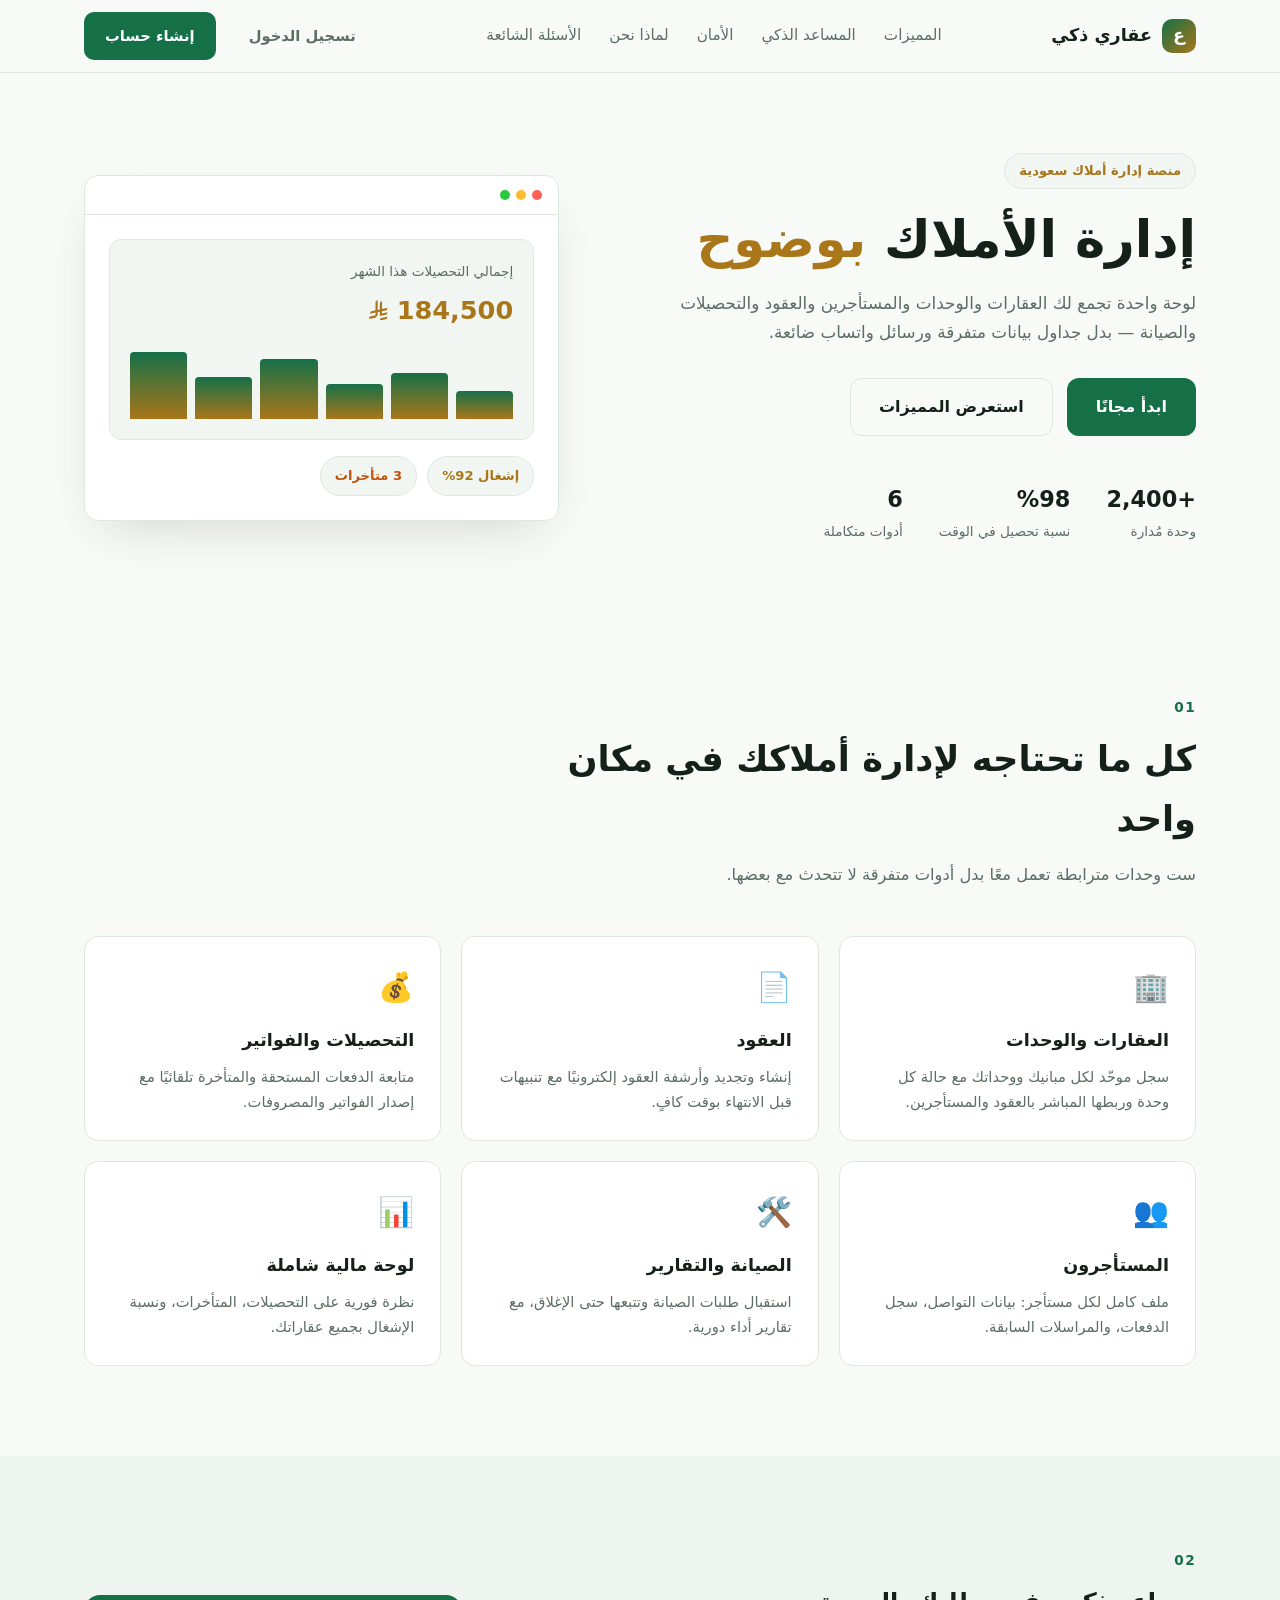
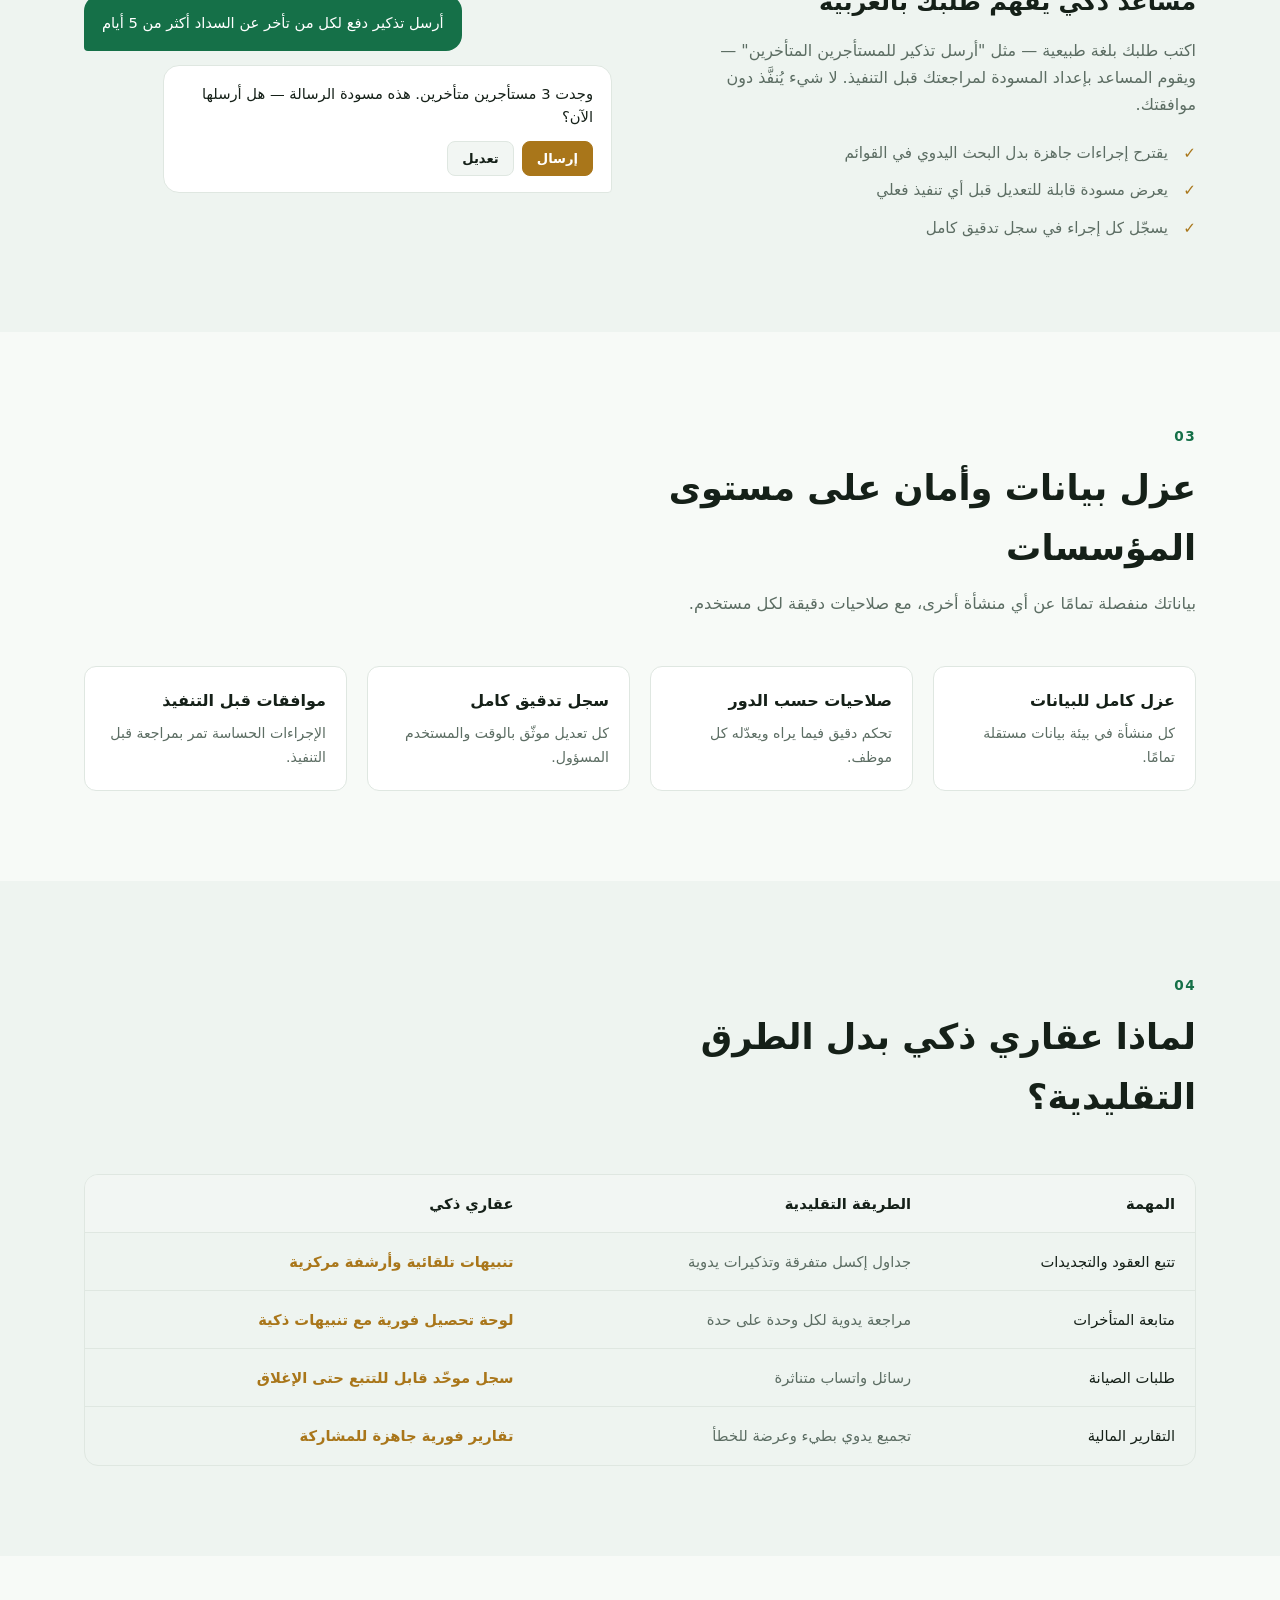
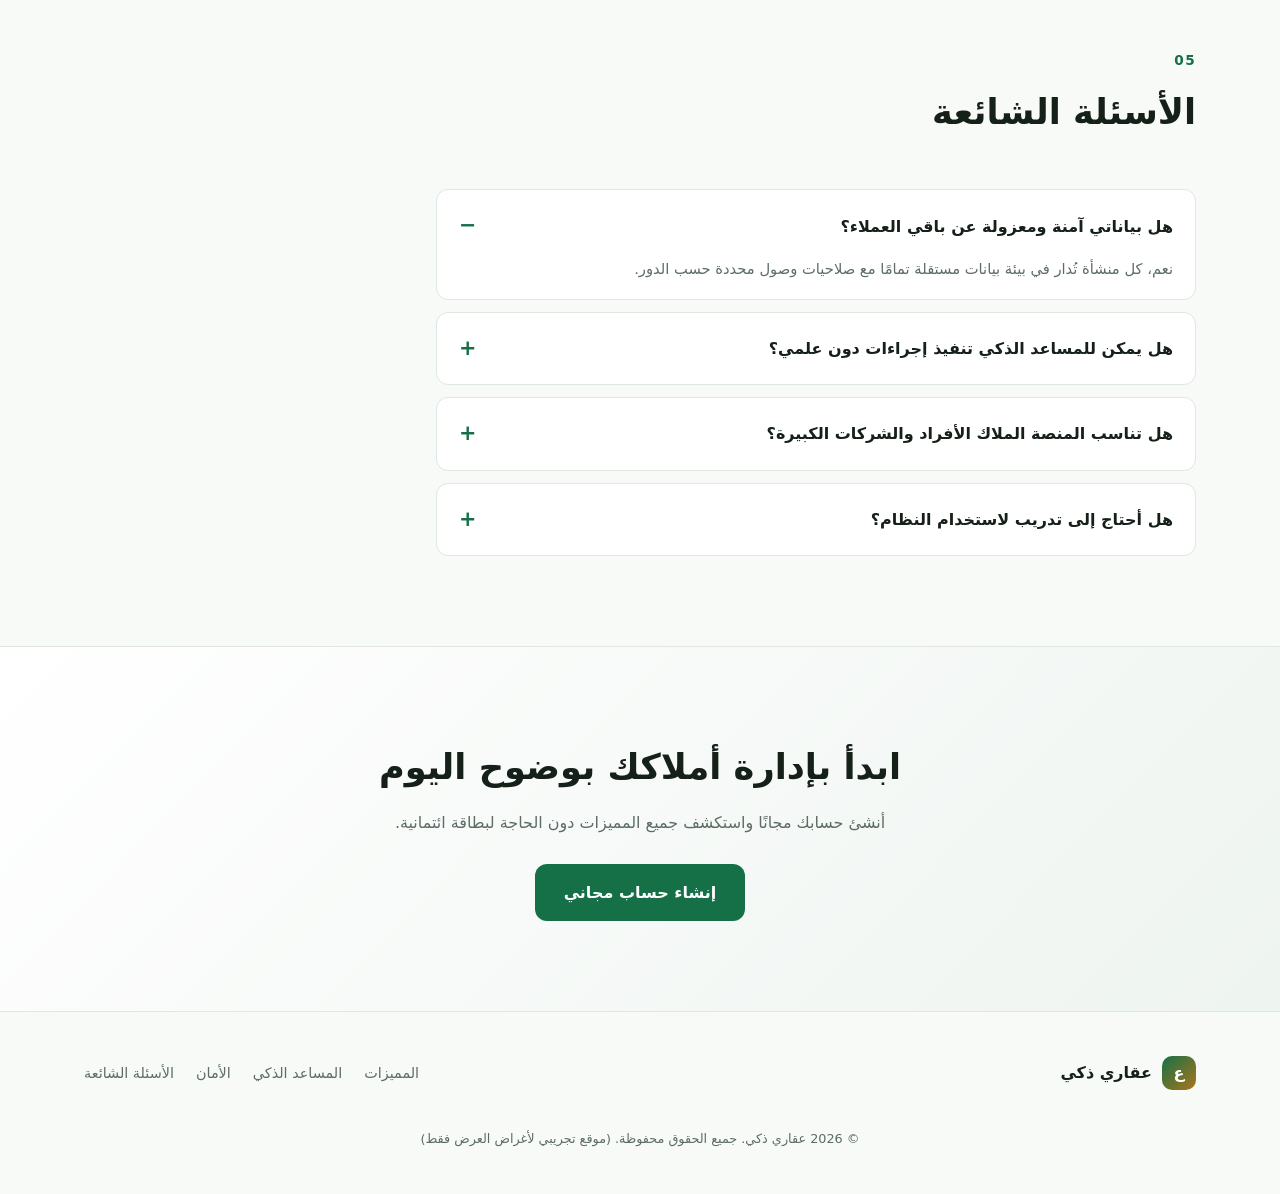
<file: index.html>
<!DOCTYPE html>
<html lang="ar" dir="rtl">
<head>
<meta charset="UTF-8">
<meta name="viewport" content="width=device-width, initial-scale=1.0">
<title>عقاري ذكي — إدارة الأملاك بوضوح</title>
<link rel="stylesheet" href="assets/css/base.css">
<link rel="stylesheet" href="assets/css/landing.css">
</head>
<body>

<header class="nav">
  <div class="container nav-inner">
    <a href="#" class="logo">
      <span class="logo-mark">ع</span>
      عقاري ذكي
    </a>
    <nav class="nav-links">
      <a href="#features">المميزات</a>
      <a href="#ai">المساعد الذكي</a>
      <a href="#security">الأمان</a>
      <a href="#compare">لماذا نحن</a>
      <a href="#faq">الأسئلة الشائعة</a>
    </nav>
    <div class="nav-auth">
      <a href="login" class="btn btn-ghost">تسجيل الدخول</a>
      <a href="signup" class="btn btn-primary">إنشاء حساب</a>
    </div>
    <button class="nav-toggle" id="navToggle" aria-label="القائمة">☰</button>
  </div>
</header>

<main>

  <section class="hero">
    <div class="container hero-inner">
      <div class="hero-copy">
        <span class="eyebrow">منصة إدارة أملاك سعودية</span>
        <h1>إدارة الأملاك <span class="highlight">بوضوح</span></h1>
        <p>لوحة واحدة تجمع لك العقارات والوحدات والمستأجرين والعقود والتحصيلات والصيانة — بدل جداول بيانات متفرقة ورسائل واتساب ضائعة.</p>
        <div class="hero-actions">
          <a href="signup" class="btn btn-primary btn-lg">ابدأ مجانًا</a>
          <a href="#features" class="btn btn-outline btn-lg">استعرض المميزات</a>
        </div>
        <div class="hero-stats">
          <div><strong>+2,400</strong><span>وحدة مُدارة</span></div>
          <div><strong>%98</strong><span>نسبة تحصيل في الوقت</span></div>
          <div><strong>6</strong><span>أدوات متكاملة</span></div>
        </div>
      </div>
      <div class="hero-visual">
        <div class="mock-window">
          <div class="mock-bar"><span></span><span></span><span></span></div>
          <div class="mock-body">
            <div class="mock-card">
              <p class="mock-label">إجمالي التحصيلات هذا الشهر</p>
              <p class="mock-value">184,500 <svg viewBox="0 0 1124.14 1256.39" style="width:.72em;height:.8em;display:inline-block;vertical-align:-0.05em;fill:currentColor;" aria-hidden="true"><path d="M699.62,1113.02h0c-20.06,44.48-33.32,92.75-38.4,143.37l424.51-90.24c20.06-44.47,33.31-92.75,38.4-143.37l-424.51,90.24Z"/><path d="M1085.73,895.8c20.06-44.47,33.32-92.75,38.4-143.37l-330.68,70.33v-135.2l292.27-62.11c20.06-44.47,33.32-92.75,38.4-143.37l-330.68,70.27V66.13c-50.67,28.45-95.67,66.32-132.25,110.99v403.35l-132.25,28.11V0c-50.67,28.44-95.67,66.32-132.25,110.99v525.69l-295.91,62.88c-20.06,44.47-33.33,92.75-38.42,143.37l334.33-71.05v170.26l-358.3,76.14c-20.06,44.47-33.32,92.75-38.4,143.37l375.04-79.7c30.53-6.35,56.77-24.4,73.83-49.24l68.78-101.97v-.02c7.14-10.55,11.3-23.27,11.3-36.97v-149.98l132.25-28.11v270.4l424.53-90.28Z"/></svg></p>
              <div class="mock-bar-chart">
                <div style="height:40%"></div>
                <div style="height:65%"></div>
                <div style="height:50%"></div>
                <div style="height:85%"></div>
                <div style="height:60%"></div>
                <div style="height:95%"></div>
              </div>
            </div>
            <div class="mock-row">
              <div class="mock-pill">إشغال 92%</div>
              <div class="mock-pill warn">3 متأخرات</div>
            </div>
          </div>
        </div>
      </div>
    </div>
  </section>

  <section class="section" id="features">
    <div class="container">
      <div class="section-head">
        <span class="section-number">01</span>
        <h2>كل ما تحتاجه لإدارة أملاكك في مكان واحد</h2>
        <p>ست وحدات مترابطة تعمل معًا بدل أدوات متفرقة لا تتحدث مع بعضها.</p>
      </div>
      <div class="grid grid-3">
        <div class="card">
          <div class="card-icon">🏢</div>
          <h3>العقارات والوحدات</h3>
          <p>سجل موحّد لكل مبانيك ووحداتك مع حالة كل وحدة وربطها المباشر بالعقود والمستأجرين.</p>
        </div>
        <div class="card">
          <div class="card-icon">📄</div>
          <h3>العقود</h3>
          <p>إنشاء وتجديد وأرشفة العقود إلكترونيًا مع تنبيهات قبل الانتهاء بوقت كافٍ.</p>
        </div>
        <div class="card">
          <div class="card-icon">💰</div>
          <h3>التحصيلات والفواتير</h3>
          <p>متابعة الدفعات المستحقة والمتأخرة تلقائيًا مع إصدار الفواتير والمصروفات.</p>
        </div>
        <div class="card">
          <div class="card-icon">👥</div>
          <h3>المستأجرون</h3>
          <p>ملف كامل لكل مستأجر: بيانات التواصل، سجل الدفعات، والمراسلات السابقة.</p>
        </div>
        <div class="card">
          <div class="card-icon">🛠️</div>
          <h3>الصيانة والتقارير</h3>
          <p>استقبال طلبات الصيانة وتتبعها حتى الإغلاق، مع تقارير أداء دورية.</p>
        </div>
        <div class="card">
          <div class="card-icon">📊</div>
          <h3>لوحة مالية شاملة</h3>
          <p>نظرة فورية على التحصيلات، المتأخرات، ونسبة الإشغال بجميع عقاراتك.</p>
        </div>
      </div>
    </div>
  </section>

  <section class="section alt" id="ai">
    <div class="container ai-inner">
      <div class="ai-copy">
        <span class="section-number">02</span>
        <h2>مساعد ذكي يفهم طلبك بالعربية</h2>
        <p>اكتب طلبك بلغة طبيعية — مثل "أرسل تذكير للمستأجرين المتأخرين" — ويقوم المساعد بإعداد المسودة لمراجعتك قبل التنفيذ. لا شيء يُنفَّذ دون موافقتك.</p>
        <ul class="check-list">
          <li>يقترح إجراءات جاهزة بدل البحث اليدوي في القوائم</li>
          <li>يعرض مسودة قابلة للتعديل قبل أي تنفيذ فعلي</li>
          <li>يسجّل كل إجراء في سجل تدقيق كامل</li>
        </ul>
      </div>
      <div class="ai-visual">
        <div class="chat-bubble user">أرسل تذكير دفع لكل من تأخر عن السداد أكثر من 5 أيام</div>
        <div class="chat-bubble bot">
          وجدت 3 مستأجرين متأخرين. هذه مسودة الرسالة — هل أرسلها الآن؟
          <div class="chat-actions">
            <span class="btn-mini approve">إرسال</span>
            <span class="btn-mini">تعديل</span>
          </div>
        </div>
      </div>
    </div>
  </section>

  <section class="section" id="security">
    <div class="container">
      <div class="section-head">
        <span class="section-number">03</span>
        <h2>عزل بيانات وأمان على مستوى المؤسسات</h2>
        <p>بياناتك منفصلة تمامًا عن أي منشأة أخرى، مع صلاحيات دقيقة لكل مستخدم.</p>
      </div>
      <div class="grid grid-4 security-grid">
        <div class="mini-card">
          <h4>عزل كامل للبيانات</h4>
          <p>كل منشأة في بيئة بيانات مستقلة تمامًا.</p>
        </div>
        <div class="mini-card">
          <h4>صلاحيات حسب الدور</h4>
          <p>تحكم دقيق فيما يراه ويعدّله كل موظف.</p>
        </div>
        <div class="mini-card">
          <h4>سجل تدقيق كامل</h4>
          <p>كل تعديل موثّق بالوقت والمستخدم المسؤول.</p>
        </div>
        <div class="mini-card">
          <h4>موافقات قبل التنفيذ</h4>
          <p>الإجراءات الحساسة تمر بمراجعة قبل التنفيذ.</p>
        </div>
      </div>
    </div>
  </section>

  <section class="section alt" id="compare">
    <div class="container">
      <div class="section-head">
        <span class="section-number">04</span>
        <h2>لماذا عقاري ذكي بدل الطرق التقليدية؟</h2>
      </div>
      <div class="compare-table-wrap">
        <table class="compare-table">
          <thead>
            <tr>
              <th>المهمة</th>
              <th>الطريقة التقليدية</th>
              <th>عقاري ذكي</th>
            </tr>
          </thead>
          <tbody>
            <tr>
              <td>تتبع العقود والتجديدات</td>
              <td>جداول إكسل متفرقة وتذكيرات يدوية</td>
              <td>تنبيهات تلقائية وأرشفة مركزية</td>
            </tr>
            <tr>
              <td>متابعة المتأخرات</td>
              <td>مراجعة يدوية لكل وحدة على حدة</td>
              <td>لوحة تحصيل فورية مع تنبيهات ذكية</td>
            </tr>
            <tr>
              <td>طلبات الصيانة</td>
              <td>رسائل واتساب متناثرة</td>
              <td>سجل موحّد قابل للتتبع حتى الإغلاق</td>
            </tr>
            <tr>
              <td>التقارير المالية</td>
              <td>تجميع يدوي بطيء وعرضة للخطأ</td>
              <td>تقارير فورية جاهزة للمشاركة</td>
            </tr>
          </tbody>
        </table>
      </div>
    </div>
  </section>

  <section class="section" id="faq">
    <div class="container">
      <div class="section-head">
        <span class="section-number">05</span>
        <h2>الأسئلة الشائعة</h2>
      </div>
      <div class="faq-list">
        <details class="faq-item" open>
          <summary>هل بياناتي آمنة ومعزولة عن باقي العملاء؟</summary>
          <p>نعم، كل منشأة تُدار في بيئة بيانات مستقلة تمامًا مع صلاحيات وصول محددة حسب الدور.</p>
        </details>
        <details class="faq-item">
          <summary>هل يمكن للمساعد الذكي تنفيذ إجراءات دون علمي؟</summary>
          <p>لا. يعرض المساعد دائمًا مسودة للمراجعة، ولا يُنفَّذ أي إجراء إلا بعد موافقتك الصريحة.</p>
        </details>
        <details class="faq-item">
          <summary>هل تناسب المنصة الملاك الأفراد والشركات الكبيرة؟</summary>
          <p>نعم، تدعم المنصة من وحدة واحدة إلى محافظ عقارية كبيرة متعددة الفرق.</p>
        </details>
        <details class="faq-item">
          <summary>هل أحتاج إلى تدريب لاستخدام النظام؟</summary>
          <p>الواجهة مصممة لتكون بسيطة ومباشرة، ويمكن البدء خلال دقائق دون تدريب معقد.</p>
        </details>
      </div>
    </div>
  </section>

  <section class="cta-final">
    <div class="container cta-inner">
      <h2>ابدأ بإدارة أملاكك بوضوح اليوم</h2>
      <p>أنشئ حسابك مجانًا واستكشف جميع المميزات دون الحاجة لبطاقة ائتمانية.</p>
      <a href="signup" class="btn btn-primary btn-lg">إنشاء حساب مجاني</a>
    </div>
  </section>

</main>

<footer class="footer">
  <div class="container footer-inner">
    <div class="footer-brand">
      <span class="logo-mark">ع</span>
      <span>عقاري ذكي</span>
    </div>
    <div class="footer-links">
      <a href="#features">المميزات</a>
      <a href="#ai">المساعد الذكي</a>
      <a href="#security">الأمان</a>
      <a href="#faq">الأسئلة الشائعة</a>
    </div>
    <p class="footer-copy">© 2026 عقاري ذكي. جميع الحقوق محفوظة. (موقع تجريبي لأغراض العرض فقط)</p>
  </div>
</footer>

<script type="module" src="assets/js/landing.js"></script>
</body>
</html>
</file>
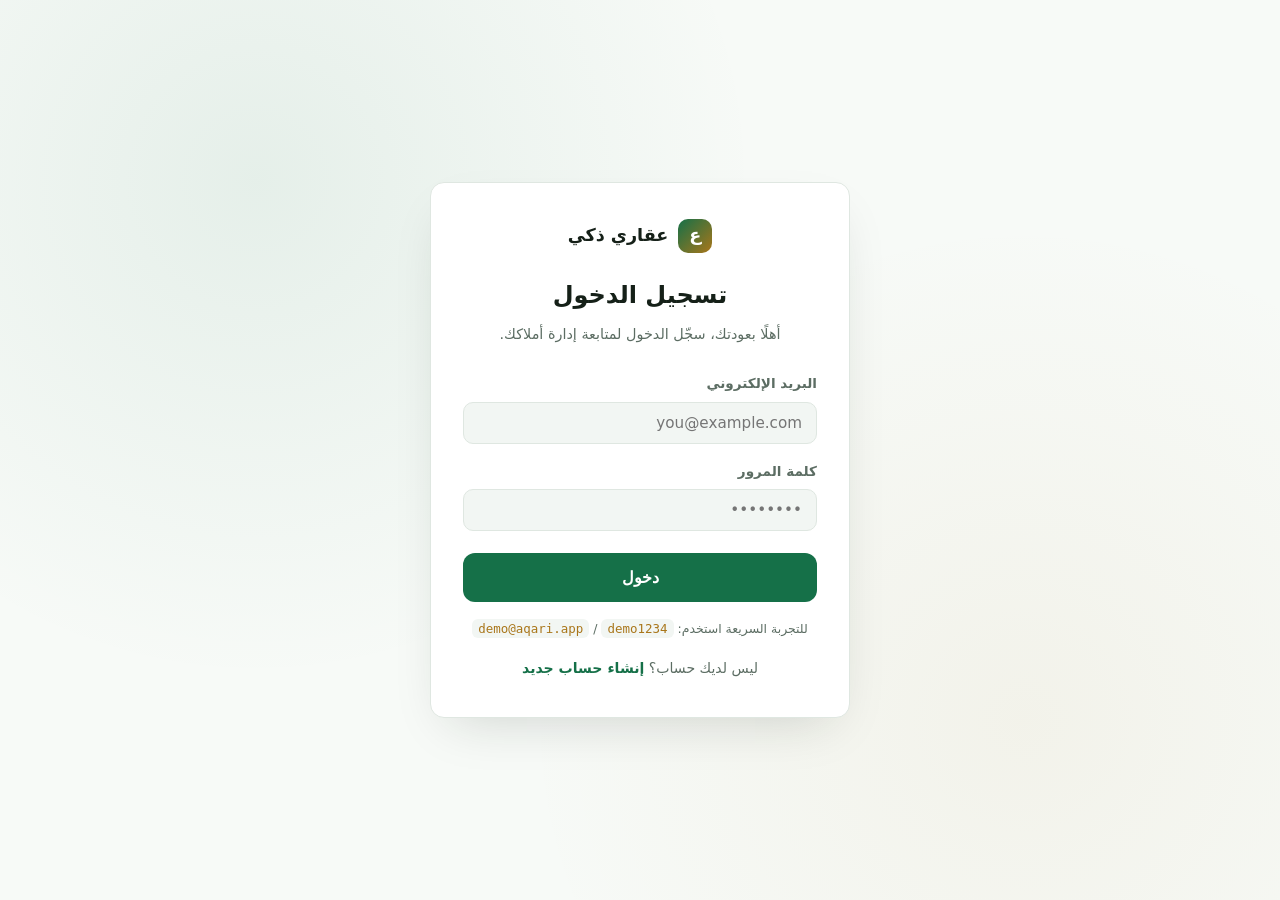
<file: login.html>
<!DOCTYPE html>
<html lang="ar" dir="rtl">
<head>
<meta charset="UTF-8">
<meta name="viewport" content="width=device-width, initial-scale=1.0">
<title>تسجيل الدخول — عقاري ذكي</title>
<link rel="stylesheet" href="assets/css/base.css">
<link rel="stylesheet" href="assets/css/auth.css">
</head>
<body>
<div class="auth-page">
  <div class="auth-card">
    <a href="./" class="logo auth-logo">
      <span class="logo-mark">ع</span>
      عقاري ذكي
    </a>
    <h1>تسجيل الدخول</h1>
    <p class="auth-sub">أهلًا بعودتك، سجّل الدخول لمتابعة إدارة أملاكك.</p>

    <div id="authError" class="auth-error"></div>

    <form id="loginForm" class="auth-form">
      <label>البريد الإلكتروني
        <input type="email" name="email" placeholder="you@example.com" required>
      </label>
      <label>كلمة المرور
        <input type="password" name="password" placeholder="••••••••" required>
      </label>
      <button type="submit" class="btn btn-primary btn-lg auth-submit">دخول</button>
    </form>

    <p class="auth-hint">للتجربة السريعة استخدم: <code>demo@aqari.app</code> / <code>demo1234</code></p>
    <p class="auth-switch">ليس لديك حساب؟ <a href="signup">إنشاء حساب جديد</a></p>
  </div>
</div>

<script type="module" src="assets/js/login.js"></script>
</body>
</html>
</file>
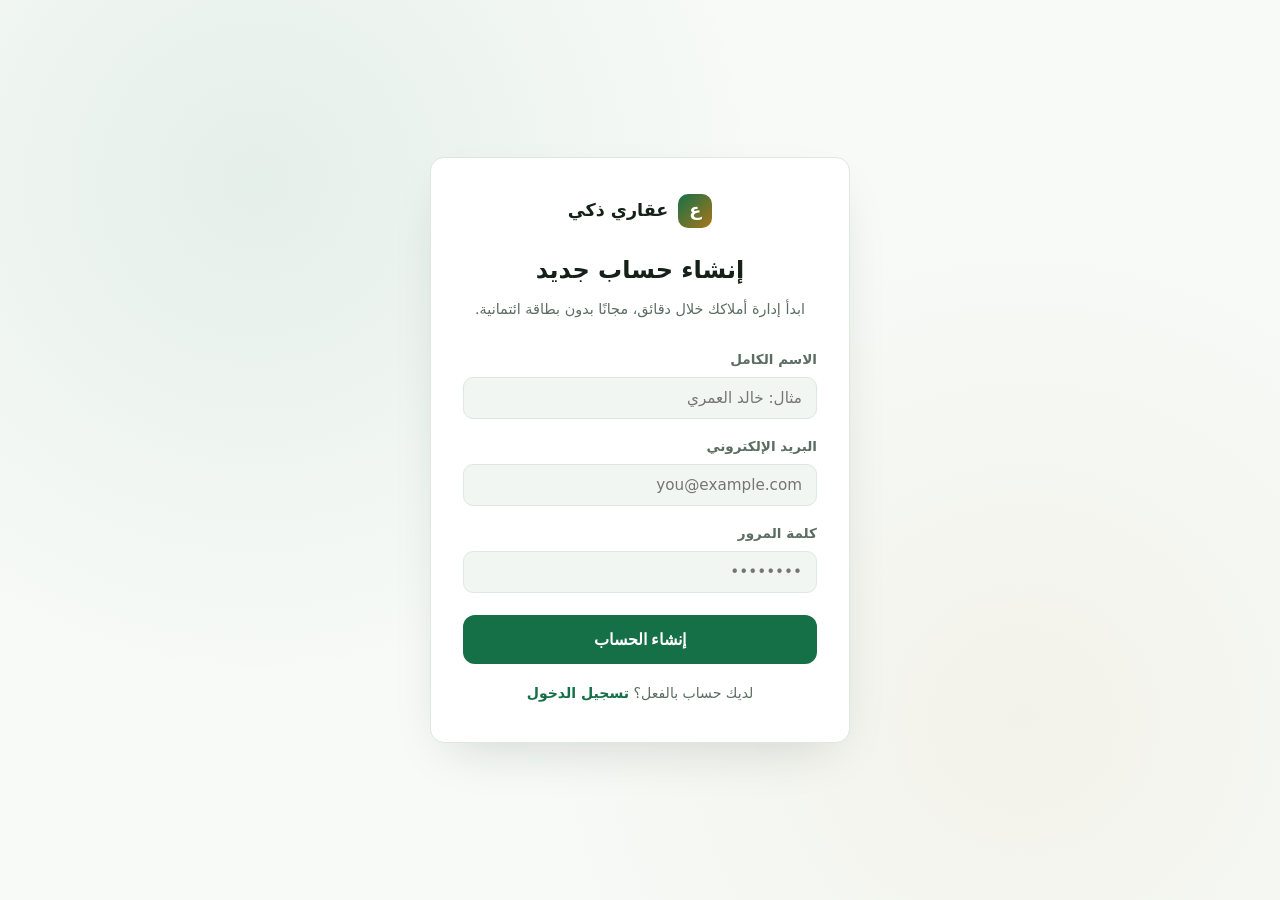
<file: signup.html>
<!DOCTYPE html>
<html lang="ar" dir="rtl">
<head>
<meta charset="UTF-8">
<meta name="viewport" content="width=device-width, initial-scale=1.0">
<title>إنشاء حساب — عقاري ذكي</title>
<link rel="stylesheet" href="assets/css/base.css">
<link rel="stylesheet" href="assets/css/auth.css">
</head>
<body>
<div class="auth-page">
  <div class="auth-card">
    <a href="./" class="logo auth-logo">
      <span class="logo-mark">ع</span>
      عقاري ذكي
    </a>
    <h1>إنشاء حساب جديد</h1>
    <p class="auth-sub">ابدأ إدارة أملاكك خلال دقائق، مجانًا بدون بطاقة ائتمانية.</p>

    <div id="authError" class="auth-error"></div>

    <form id="signupForm" class="auth-form">
      <label>الاسم الكامل
        <input type="text" name="name" placeholder="مثال: خالد العمري" required>
      </label>
      <label>البريد الإلكتروني
        <input type="email" name="email" placeholder="you@example.com" required>
      </label>
      <label>كلمة المرور
        <input type="password" name="password" placeholder="••••••••" minlength="4" required>
      </label>
      <button type="submit" class="btn btn-primary btn-lg auth-submit">إنشاء الحساب</button>
    </form>

    <p class="auth-switch">لديك حساب بالفعل؟ <a href="login">تسجيل الدخول</a></p>
  </div>
</div>

<script type="module" src="assets/js/signup.js"></script>
</body>
</html>
</file>
<file: assets/css/base.css>
/* Shared base: design tokens, reset, layout container, logo and buttons.
   Loaded by every page. */

:root{
  --bg:#f7faf7;
  --bg-alt:#eef4f0;
  --surface:#ffffff;
  --surface-2:#f2f6f3;
  --border:#dfe7e1;
  --text:#152018;
  --text-dim:#5c6d63;
  --primary:#157048;
  --primary-dark:#0f5536;
  --accent:#a9761a;
  --warn:#c2540f;
  --radius:14px;
  --shadow:0 20px 50px -20px rgba(21,32,24,.18);
  font-family:"Segoe UI","Tahoma",system-ui,sans-serif;
}

*{box-sizing:border-box;margin:0;padding:0;}

body{
  background:var(--bg);
  color:var(--text);
  line-height:1.7;
  font-size:16px;
}

.container{
  max-width:1160px;
  margin:0 auto;
  padding:0 24px;
}

a{color:inherit;text-decoration:none;}


/* LOGO */
.logo{
  display:flex;align-items:center;gap:10px;
  font-weight:800;font-size:1.1rem;
}
.logo-mark{
  display:inline-flex;align-items:center;justify-content:center;
  width:34px;height:34px;border-radius:10px;
  background:linear-gradient(135deg,var(--primary),var(--accent));
  color:#fff;font-weight:800;
}

/* BUTTONS */
.btn{
  display:inline-flex;align-items:center;justify-content:center;
  padding:10px 20px;border-radius:10px;font-weight:700;font-size:.92rem;
  border:1px solid transparent;cursor:pointer;transition:all .2s;
  white-space:nowrap;
}
.btn-primary{background:var(--primary);color:#fff;}
.btn-primary:hover{background:var(--primary-dark);}
.btn-ghost{color:var(--text-dim);}
.btn-ghost:hover{color:var(--text);}
.btn-outline{border-color:var(--border);color:var(--text);}
.btn-outline:hover{border-color:var(--primary);}
.btn-lg{padding:14px 28px;font-size:1rem;border-radius:12px;}
</file>
<file: assets/css/landing.css>
/* Landing page (index): nav, hero, sections, FAQ, CTA, footer. */

/* NAV */
.nav{
  position:sticky;top:0;z-index:50;
  background:rgba(247,250,247,.85);
  backdrop-filter:blur(10px);
  border-bottom:1px solid var(--border);
}
.nav-inner{
  display:flex;align-items:center;justify-content:space-between;
  height:72px;
}
.nav-links{display:flex;gap:28px;}
.nav-links a{color:var(--text-dim);font-size:.95rem;transition:color .2s;}
.nav-links a:hover{color:var(--text);}
.nav-auth{display:flex;gap:12px;align-items:center;}
.nav-toggle{display:none;background:none;border:none;color:var(--text);font-size:1.4rem;cursor:pointer;}



/* HERO */
.hero{padding:80px 0 60px;}
.hero-inner{
  display:grid;grid-template-columns:1.1fr .9fr;gap:56px;align-items:center;
}
.eyebrow{
  display:inline-block;padding:6px 14px;border-radius:999px;
  background:var(--surface-2);color:var(--accent);
  font-size:.82rem;font-weight:700;margin-bottom:18px;
  border:1px solid var(--border);
}
.hero h1{
  font-size:clamp(2.2rem,4vw,3.2rem);
  font-weight:800;line-height:1.25;margin-bottom:18px;
}
.highlight{color:var(--accent);}
.hero-copy p{color:var(--text-dim);font-size:1.05rem;max-width:520px;margin-bottom:32px;}
.hero-actions{display:flex;gap:14px;margin-bottom:44px;flex-wrap:wrap;}
.hero-stats{display:flex;gap:36px;flex-wrap:wrap;}
.hero-stats div{display:flex;flex-direction:column;gap:2px;}
.hero-stats strong{font-size:1.4rem;font-weight:800;}
.hero-stats span{color:var(--text-dim);font-size:.85rem;}

.hero-visual{position:relative;}
.mock-window{
  background:var(--surface);
  border:1px solid var(--border);
  border-radius:var(--radius);
  box-shadow:var(--shadow);
  overflow:hidden;
}
.mock-bar{
  display:flex;gap:6px;padding:14px 16px;border-bottom:1px solid var(--border);
}
.mock-bar span{width:10px;height:10px;border-radius:50%;background:var(--border);}
.mock-bar span:nth-child(1){background:#ff5f57;}
.mock-bar span:nth-child(2){background:#febc2e;}
.mock-bar span:nth-child(3){background:#28c840;}
.mock-body{padding:24px;}
.mock-card{
  background:var(--surface-2);border:1px solid var(--border);
  border-radius:12px;padding:20px;margin-bottom:16px;
}
.mock-label{color:var(--text-dim);font-size:.85rem;margin-bottom:6px;}
.mock-value{font-size:1.6rem;font-weight:800;margin-bottom:16px;color:var(--accent);}
.mock-bar-chart{display:flex;align-items:flex-end;gap:8px;height:70px;}
.mock-bar-chart div{
  flex:1;background:linear-gradient(180deg,var(--primary),var(--accent));
  border-radius:4px 4px 0 0;
}
.mock-row{display:flex;gap:10px;}
.mock-pill{
  padding:8px 14px;border-radius:999px;background:var(--surface-2);
  border:1px solid var(--border);font-size:.82rem;font-weight:700;color:var(--accent);
}
.mock-pill.warn{color:var(--warn);}

/* SECTIONS */
.section{padding:90px 0;}
.section.alt{background:var(--bg-alt);}
.section-head{max-width:640px;margin-bottom:48px;}
.section-number{
  display:inline-block;color:var(--primary);font-weight:800;
  font-size:.85rem;letter-spacing:.1em;margin-bottom:10px;
}
.section-head h2{font-size:clamp(1.6rem,3vw,2.2rem);font-weight:800;margin-bottom:12px;}
.section-head p{color:var(--text-dim);font-size:1.02rem;}

.grid{display:grid;gap:20px;}
.grid-3{grid-template-columns:repeat(3,1fr);}
.grid-4{grid-template-columns:repeat(4,1fr);}

.card{
  background:var(--surface);border:1px solid var(--border);
  border-radius:var(--radius);padding:26px;transition:transform .2s,border-color .2s;
}
.card:hover{transform:translateY(-4px);border-color:var(--primary);}
.card-icon{font-size:1.8rem;margin-bottom:14px;}
.card h3{font-size:1.1rem;font-weight:800;margin-bottom:8px;}
.card p{color:var(--text-dim);font-size:.92rem;}

.mini-card{
  background:var(--surface);border:1px solid var(--border);
  border-radius:12px;padding:20px;
}
.mini-card h4{font-weight:800;margin-bottom:8px;font-size:1rem;}
.mini-card p{color:var(--text-dim);font-size:.88rem;}

/* AI SECTION */
.ai-inner{display:grid;grid-template-columns:1fr 1fr;gap:56px;align-items:center;}
.ai-copy p{color:var(--text-dim);margin:14px 0 22px;max-width:480px;}
.check-list{list-style:none;display:flex;flex-direction:column;gap:12px;}
.check-list li{
  position:relative;padding-right:28px;color:var(--text-dim);font-size:.95rem;
}
.check-list li::before{
  content:"✓";position:absolute;right:0;top:0;
  color:var(--accent);font-weight:800;
}
.ai-visual{display:flex;flex-direction:column;gap:14px;}
.chat-bubble{
  max-width:85%;padding:16px 18px;border-radius:16px;font-size:.92rem;line-height:1.6;
}
.chat-bubble.user{
  align-self:flex-end;background:var(--primary);color:#fff;border-bottom-left-radius:4px;
}
.chat-bubble.bot{
  align-self:flex-start;background:var(--surface);border:1px solid var(--border);
  border-bottom-right-radius:4px;
}
.chat-actions{display:flex;gap:8px;margin-top:12px;}
.btn-mini{
  padding:6px 14px;border-radius:8px;background:var(--surface-2);
  border:1px solid var(--border);font-size:.82rem;font-weight:700;cursor:pointer;
}
.btn-mini.approve{background:var(--accent);color:#fff;border-color:var(--accent);}

/* COMPARE TABLE */
.compare-table-wrap{
  overflow-x:auto;border:1px solid var(--border);border-radius:var(--radius);
}
.compare-table{width:100%;border-collapse:collapse;min-width:600px;}
.compare-table th,.compare-table td{
  padding:16px 20px;text-align:right;font-size:.92rem;
}
.compare-table thead{background:var(--surface-2);}
.compare-table th{font-weight:800;}
.compare-table tbody tr{border-top:1px solid var(--border);}
.compare-table td:nth-child(3){color:var(--accent);font-weight:700;}
.compare-table td:nth-child(2){color:var(--text-dim);}

/* FAQ */
.faq-list{display:flex;flex-direction:column;gap:12px;max-width:760px;}
.faq-item{
  background:var(--surface);border:1px solid var(--border);
  border-radius:12px;padding:18px 22px;
}
.faq-item summary{
  cursor:pointer;font-weight:700;list-style:none;
  display:flex;justify-content:space-between;align-items:center;
}
.faq-item summary::-webkit-details-marker{display:none;}
.faq-item summary::after{content:"+";font-size:1.3rem;color:var(--primary);}
.faq-item[open] summary::after{content:"−";}
.faq-item p{color:var(--text-dim);margin-top:12px;font-size:.92rem;}

/* CTA FINAL */
.cta-final{
  padding:90px 0;text-align:center;
  background:linear-gradient(135deg,var(--surface),var(--bg-alt));
  border-top:1px solid var(--border);border-bottom:1px solid var(--border);
}
.cta-inner h2{font-size:clamp(1.6rem,3vw,2.2rem);font-weight:800;margin-bottom:12px;}
.cta-inner p{color:var(--text-dim);margin-bottom:28px;}

/* FOOTER */
.footer{padding:44px 0;}
.footer-inner{
  display:flex;flex-wrap:wrap;gap:20px;justify-content:space-between;align-items:center;
}
.footer-brand{display:flex;align-items:center;gap:10px;font-weight:800;}
.footer-links{display:flex;gap:22px;flex-wrap:wrap;}
.footer-links a{color:var(--text-dim);font-size:.9rem;}
.footer-links a:hover{color:var(--text);}
.footer-copy{width:100%;color:var(--text-dim);font-size:.8rem;text-align:center;margin-top:18px;}

/* RESPONSIVE */
@media (max-width:900px){
  .hero-inner,.ai-inner{grid-template-columns:1fr;}
  .grid-3{grid-template-columns:repeat(2,1fr);}
  .grid-4{grid-template-columns:repeat(2,1fr);}
  .nav-links,.nav-auth{display:none;}
  .nav-links.mobile-open,.nav-auth.mobile-open{
    display:flex;flex-direction:column;gap:14px;
    position:absolute;top:72px;right:0;left:0;
    background:var(--bg);border-bottom:1px solid var(--border);
    padding:20px 24px;
  }
  .nav-toggle{display:block;}
}
@media (max-width:560px){
  .grid-3,.grid-4{grid-template-columns:1fr;}
  .hero-stats{gap:24px;}
}
</file>
<file: assets/css/auth.css>
/* Login and signup pages. */

.auth-page{
  min-height:100vh;
  display:flex;align-items:center;justify-content:center;
  padding:40px 20px;
  background:
    radial-gradient(circle at 20% 20%, rgba(21,112,72,.08), transparent 40%),
    radial-gradient(circle at 80% 80%, rgba(169,118,26,.06), transparent 40%),
    var(--bg);
}
.auth-card{
  width:100%;max-width:420px;
  background:var(--surface);
  border:1px solid var(--border);
  border-radius:var(--radius);
  box-shadow:var(--shadow);
  padding:36px 32px;
}
.auth-logo{justify-content:center;margin-bottom:22px;}
.auth-card h1{font-size:1.5rem;font-weight:800;margin-bottom:6px;text-align:center;}
.auth-sub{color:var(--text-dim);font-size:.9rem;text-align:center;margin-bottom:26px;}

.auth-error{
  display:none;background:rgba(220,38,38,.08);border:1px solid rgba(220,38,38,.35);
  color:#b91c1c;padding:10px 14px;border-radius:10px;font-size:.85rem;margin-bottom:18px;
}
.auth-error.visible{display:block;}

.auth-form{display:flex;flex-direction:column;gap:16px;}
.auth-form label{
  display:flex;flex-direction:column;gap:6px;
  font-size:.85rem;color:var(--text-dim);font-weight:700;
}
.auth-form input{
  background:var(--surface-2);
  border:1px solid var(--border);
  border-radius:10px;
  padding:11px 14px;
  color:var(--text);
  font-size:.95rem;
  font-family:inherit;
}
.auth-form input:focus{outline:none;border-color:var(--primary);}
.auth-submit{margin-top:6px;width:100%;}

.auth-hint{
  margin-top:16px;text-align:center;font-size:.78rem;color:var(--text-dim);
}
.auth-hint code{
  background:var(--surface-2);padding:2px 6px;border-radius:6px;color:var(--accent);
}
.auth-switch{margin-top:18px;text-align:center;font-size:.88rem;color:var(--text-dim);}
.auth-switch a{color:var(--primary);font-weight:700;}
</file>
